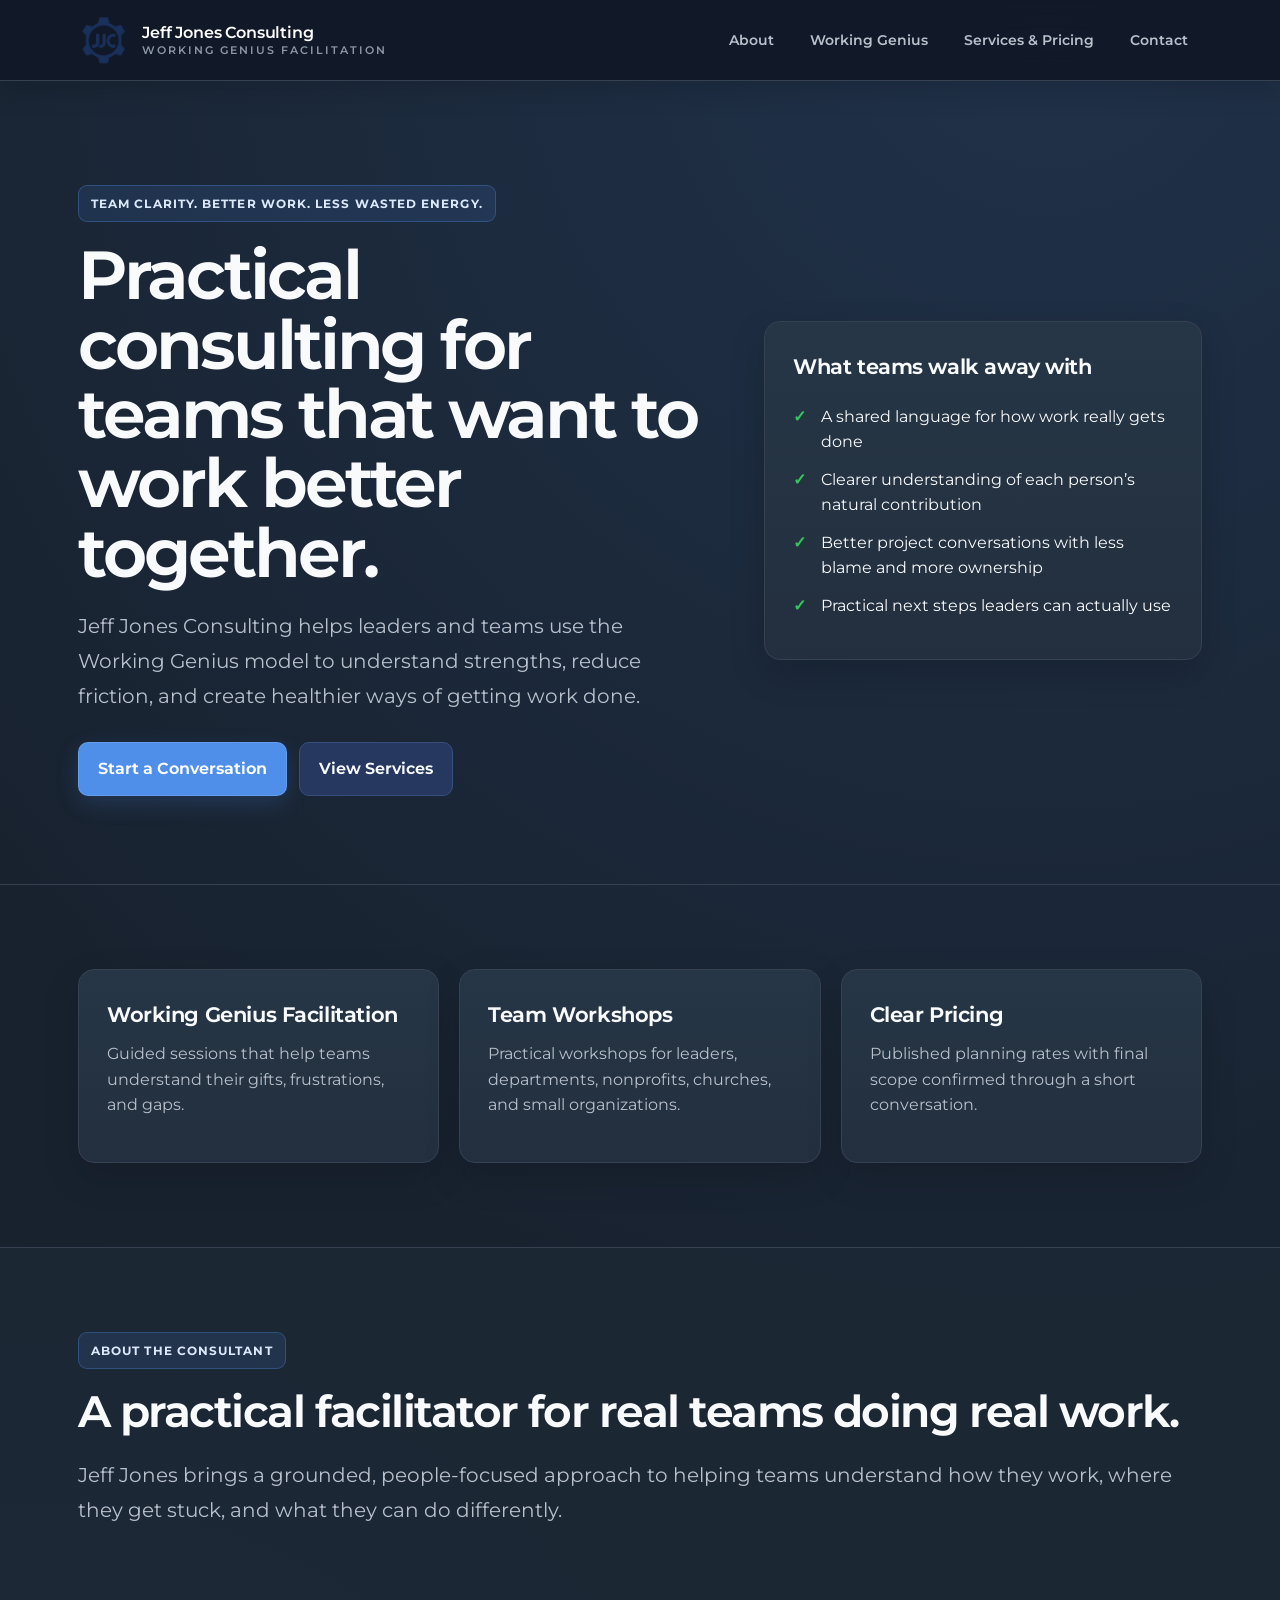
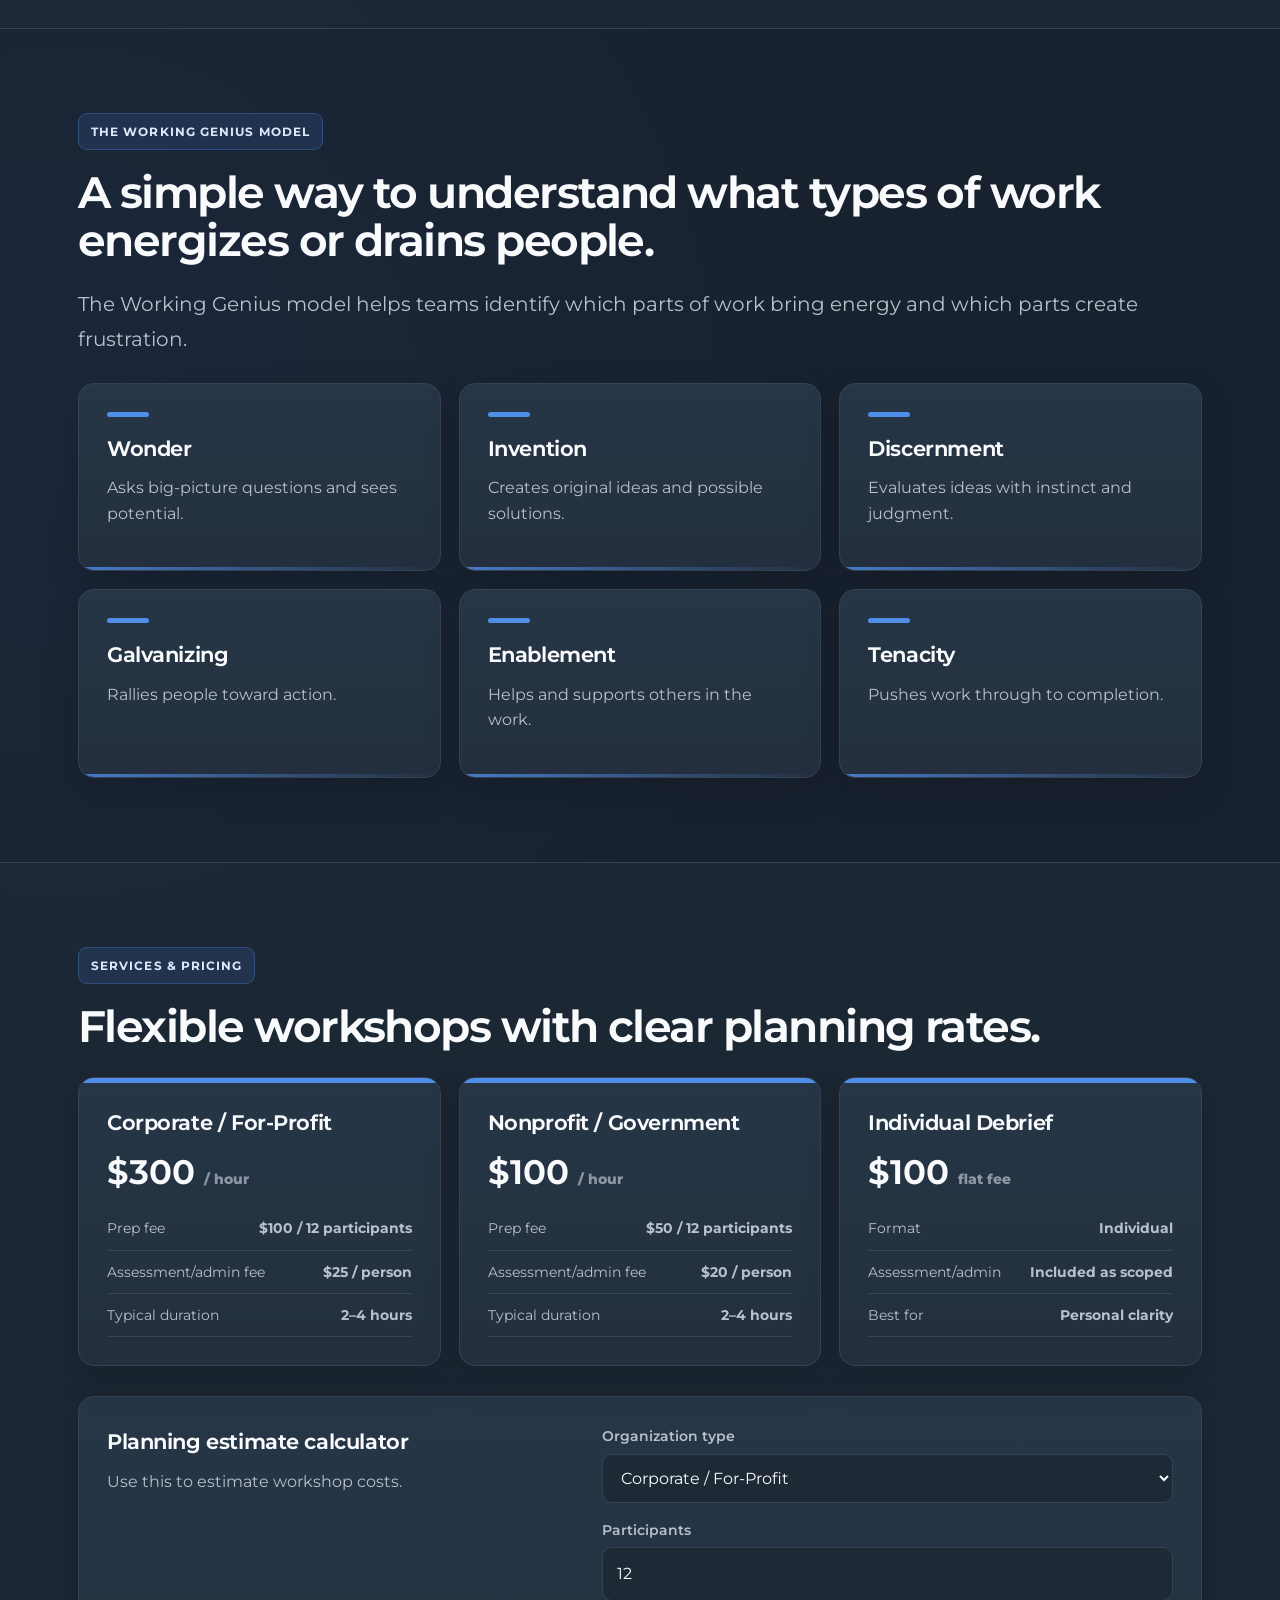
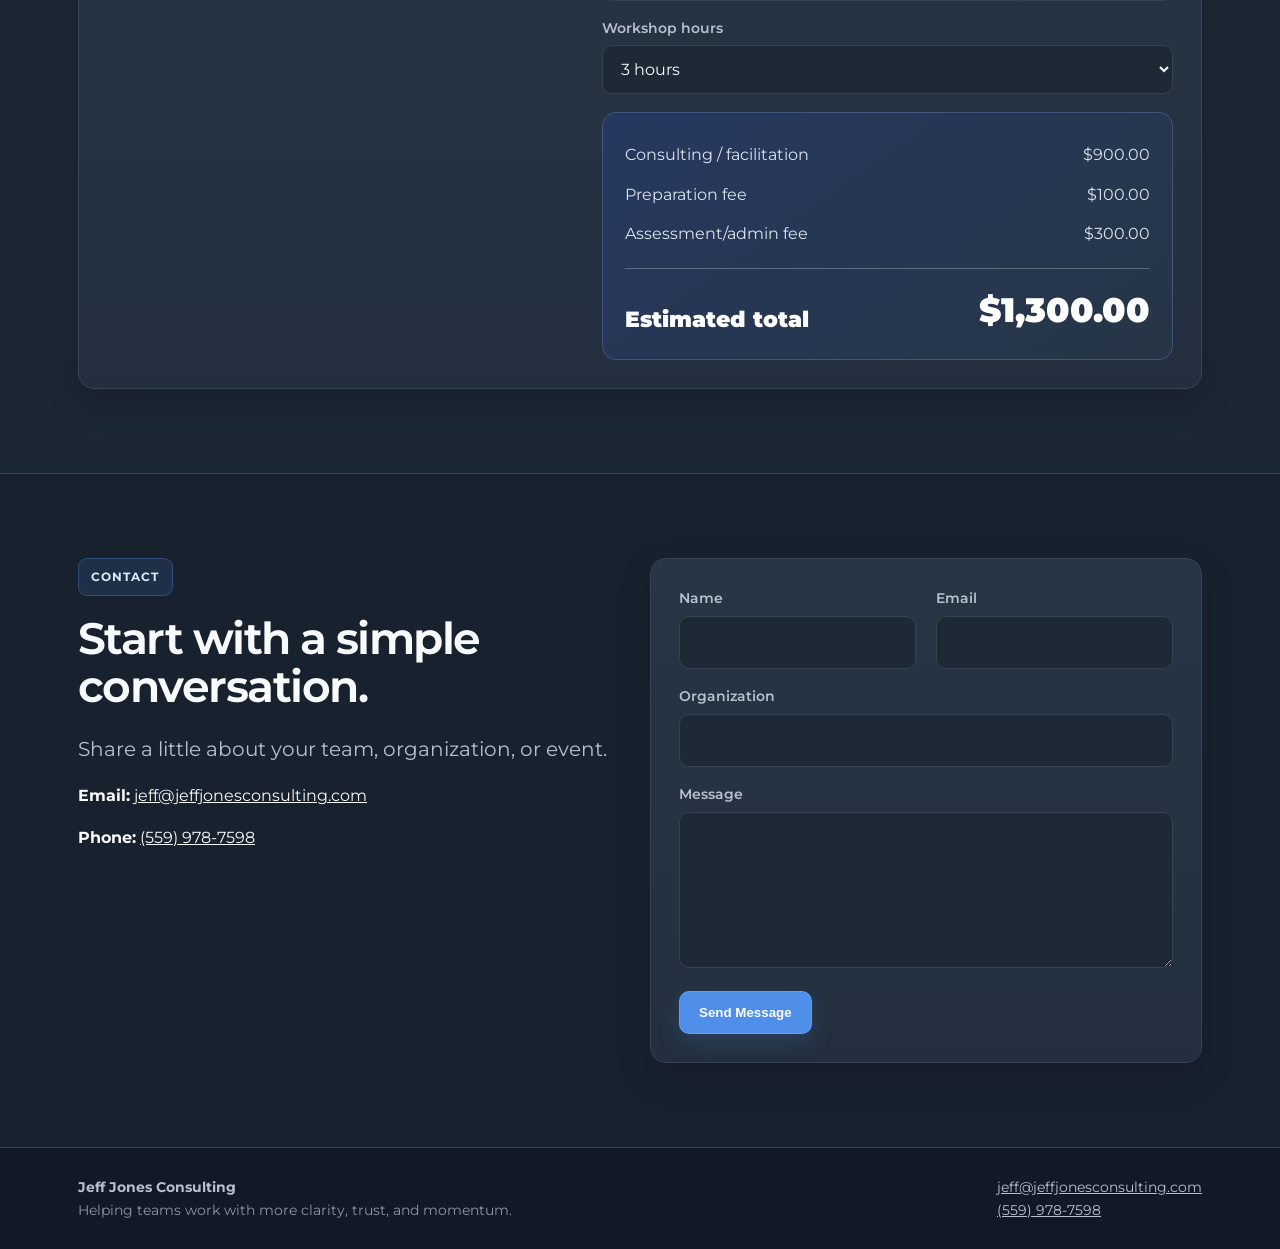
<file: index.html>
<!doctype html>
<html lang="en">
<head>
  <meta charset="utf-8" />
  <meta name="viewport" content="width=device-width, initial-scale=1" />
  <title>Jeff Jones Consulting</title>
  <meta name="description" content="Jeff Jones Consulting helps teams use the Working Genius model to improve clarity, trust, and teamwork." />

  <link rel="icon" href="assets/images/favicon.ico" sizes="any">
  <link rel="icon" type="image/png" sizes="32x32" href="assets/images/favicon-32x32.png">
  <link rel="icon" type="image/png" sizes="16x16" href="assets/images/favicon-16x16.png">
  <link rel="apple-touch-icon" href="assets/images/apple-touch-icon.png">
  <link rel="manifest" href="assets/images/site.webmanifest">

  <link rel="stylesheet" href="assets/css/site.css">
  <link rel="stylesheet" href="assets/css/site-preview.css?v=4">
</head>

<body class="public-design-preview">
  <header>
    <div class="container nav">
      <a href="#home" class="logo">
        <img data-brand-logo class="site-logo" src="assets/images/JJC_Logo.png" alt="Jeff Jones Consulting logo">
        <span style="font-size:16px; letter-spacing:0; color:white; text-transform:none;"><span data-brand-company>Jeff Jones Consulting</span><br><span class="logo-sub" data-brand-tagline>Working Genius Facilitation</span></span>
      </a>
      <button class="preview-menu-toggle" type="button" aria-expanded="false" aria-controls="publicPreviewNav"><span></span><span></span><span></span><span class="preview-menu-label">Menu</span></button>
      <nav id="publicPreviewNav" aria-label="Main navigation">
        <ul>
          <li><a href="#about">About</a></li>
          <li><a href="#working-genius">Working Genius</a></li>
          <li><a href="#services">Services & Pricing</a></li>
          <li><a href="#contact">Contact</a></li>
        </ul>
      </nav>
    </div>
  </header>

  <main id="home">
    <section class="hero">
      <div class="container hero-grid">
        <div>
          <div class="eyebrow">Team clarity. Better work. Less wasted energy.</div>
          <h1>Practical consulting for teams that want to work better together.</h1>
          <p class="lead">Jeff Jones Consulting helps leaders and teams use the Working Genius model to understand strengths, reduce friction, and create healthier ways of getting work done.</p>
          <div class="buttons">
            <a class="button" href="#contact">Start a Conversation</a>
            <a class="button secondary" href="#services">View Services</a>
          </div>
        </div>
        <div class="card">
          <h3>What teams walk away with</h3>
          <ul class="checklist">
            <li>A shared language for how work really gets done</li>
            <li>Clearer understanding of each person’s natural contribution</li>
            <li>Better project conversations with less blame and more ownership</li>
            <li>Practical next steps leaders can actually use</li>
          </ul>
        </div>
      </div>
    </section>

    <section class="section">
      <div class="container grid-3">
        <div class="card"><h3>Working Genius Facilitation</h3><p class="muted">Guided sessions that help teams understand their gifts, frustrations, and gaps.</p></div>
        <div class="card"><h3>Team Workshops</h3><p class="muted">Practical workshops for leaders, departments, nonprofits, churches, and small organizations.</p></div>
        <div class="card"><h3>Clear Pricing</h3><p class="muted">Published planning rates with final scope confirmed through a short conversation.</p></div>
      </div>
    </section>

    <section id="about" class="section alt">
      <div class="container">
        <p class="eyebrow">About the consultant</p>
        <h2>A practical facilitator for real teams doing real work.</h2>
        <p class="lead">Jeff Jones brings a grounded, people-focused approach to helping teams understand how they work, where they get stuck, and what they can do differently.</p>
      </div>
    </section>

    <section id="working-genius" class="section">
      <div class="container">
        <p class="eyebrow">The Working Genius model</p>
        <h2>A simple way to understand what types of work energizes or drains people.</h2>
        <p class="lead">The Working Genius model helps teams identify which parts of work bring energy and which parts create frustration.</p>
        <div class="genius-grid">
          <div class="card"><div class="mini-bar"></div><h3>Wonder</h3><p class="muted">Asks big-picture questions and sees potential.</p></div>
          <div class="card"><div class="mini-bar"></div><h3>Invention</h3><p class="muted">Creates original ideas and possible solutions.</p></div>
          <div class="card"><div class="mini-bar"></div><h3>Discernment</h3><p class="muted">Evaluates ideas with instinct and judgment.</p></div>
          <div class="card"><div class="mini-bar"></div><h3>Galvanizing</h3><p class="muted">Rallies people toward action.</p></div>
          <div class="card"><div class="mini-bar"></div><h3>Enablement</h3><p class="muted">Helps and supports others in the work.</p></div>
          <div class="card"><div class="mini-bar"></div><h3>Tenacity</h3><p class="muted">Pushes work through to completion.</p></div>
        </div>
      </div>
    </section>

    <section id="services" class="section alt">
      <div class="container">
        <p class="eyebrow">Services & pricing</p>
        <h2>Flexible workshops with clear planning rates.</h2>
        <!--<p class="lead">Rates are loaded from the Jeff Jones Consulting Google Sheet, so the public site stays aligned with the admin console.</p>-->

        <div class="rates-grid">
          <div class="card rate-card">
            <h3>Corporate / For-Profit</h3>
            <div class="price"><span data-rate="CorporateHourly">$300</span> <small>/ hour</small></div>
            <ul class="fee-list">
              <li><span>Prep fee</span><strong data-rate="CorporatePrep">$100 / 12 participants</strong></li>
              <li><span>Assessment/admin fee</span><strong data-rate="CorporateAssessment">$25 / person</strong></li>
              <li><span>Typical duration</span><strong>2–4 hours</strong></li>
            </ul>
          </div>
          <div class="card rate-card">
            <h3>Nonprofit / Government</h3>
            <div class="price"><span data-rate="NonprofitHourly">$100</span> <small>/ hour</small></div>
            <ul class="fee-list">
              <li><span>Prep fee</span><strong data-rate="NonprofitPrep">$50 / 12 participants</strong></li>
              <li><span>Assessment/admin fee</span><strong data-rate="NonprofitAssessment">$20 / person</strong></li>
              <li><span>Typical duration</span><strong>2–4 hours</strong></li>
            </ul>
          </div>
          <div class="card rate-card">
            <h3>Individual Debrief</h3>
            <div class="price"><span data-rate="IndividualDebrief">$100</span> <small>flat fee</small></div>
            <ul class="fee-list">
              <li><span>Format</span><strong>Individual</strong></li>
              <li><span>Assessment/admin</span><strong>Included as scoped</strong></li>
              <li><span>Best for</span><strong>Personal clarity</strong></li>
            </ul>
          </div>
        </div>

        <div class="card" style="margin-top:30px;">
          <div class="calculator">
            <div>
              <h3>Planning estimate calculator</h3>
              <p class="muted">Use this to estimate workshop costs.</p>
            </div>
            <div>
              <div class="field">
                <label for="orgType">Organization type</label>
                <select id="orgType">
                  <option value="for_profit">Corporate / For-Profit</option>
                  <option value="non_profit">Nonprofit / Government</option>
                  <option value="individual_debrief">Individual Debrief</option>
                </select>
              </div>
              <div class="field" id="participantsField"><label for="participants">Participants</label><input type="number" id="participants" min="1" value="12"></div>
              <div class="field" id="hoursField"><label for="hours">Workshop hours</label><select id="hours"><option value="2">2 hours</option><option value="3" selected>3 hours</option><option value="4">4 hours</option></select></div>
              <div class="estimate">
                <div class="estimate-row"><span>Consulting / facilitation</span><span id="consultingCost">$900.00</span></div>
                <div class="estimate-row" id="prepRow"><span>Preparation fee</span><span id="prepCost">$100.00</span></div>
                <div class="estimate-row" id="assessmentRow"><span>Assessment/admin fee</span><span id="assessmentCost">$300.00</span></div>
                <div class="estimate-total"><span>Estimated total</span><span id="totalCost">$1,300.00</span></div>
              </div>
            </div>
          </div>
        </div>
      </div>
    </section>

    <section id="contact" class="section">
      <div class="container grid-2">
        <div>
          <p class="eyebrow">Contact</p>
          <h2>Start with a simple conversation.</h2>
          <p class="lead">Share a little about your team, organization, or event.</p>
          <p><strong>Email:</strong> <a data-brand-email href="mailto:jeff@jeffjonesconsulting.com">jeff@jeffjonesconsulting.com</a></p>
          <p><strong>Phone:</strong> <a data-brand-phone href="tel:15599787598">(559) 978-7598</a></p>
        </div>
        <div class="card">
          <form action="https://formspree.io/f/xzdwbebl" method="POST">
            <input type="hidden" name="_subject" value="New JJC Website Inquiry">
            <div class="grid-2">
              <div class="field"><label for="name">Name</label><input id="name" name="name" required></div>
              <div class="field"><label for="email">Email</label><input id="email" name="email" type="email" required></div>
            </div>
            <div class="field"><label for="organization">Organization</label><input id="organization" name="organization"></div>
            <div class="field"><label for="message">Message</label><textarea id="message" name="message" rows="5" required></textarea></div>
            <button class="button" type="submit">Send Message</button>
          </form>
        </div>
      </div>
    </section>
  </main>

  <footer>
    <div class="container footer-grid">
      <div><strong data-brand-company>Jeff Jones Consulting</strong><br>Helping teams work with more clarity, trust, and momentum.</div>
      <div><a data-brand-email href="mailto:jeff@jeffjonesconsulting.com">jeff@jeffjonesconsulting.com</a><br><a data-brand-phone href="tel:15599787598">(559) 978-7598</a></div>
    </div>
  </footer>

  <script src="assets/js/branding.js"></script>
  <script src="assets/js/googleSheets.js"></script>
  <script src="assets/js/rates.js"></script>
  <script>
    function updateVisibleRates() {
      const r = window.JJC_RATES;
      document.querySelector('[data-rate="CorporateHourly"]').textContent = JJC_wholeMoney(r.CorporateHourly);
      document.querySelector('[data-rate="CorporatePrep"]').textContent = JJC_wholeMoney(r.CorporatePrep) + " / 12 participants";
      document.querySelector('[data-rate="CorporateAssessment"]').textContent = JJC_wholeMoney(r.CorporateAssessment) + " / person";
      document.querySelector('[data-rate="NonprofitHourly"]').textContent = JJC_wholeMoney(r.NonprofitHourly);
      document.querySelector('[data-rate="NonprofitPrep"]').textContent = JJC_wholeMoney(r.NonprofitPrep) + " / 12 participants";
      document.querySelector('[data-rate="NonprofitAssessment"]').textContent = JJC_wholeMoney(r.NonprofitAssessment) + " / person";
      document.querySelector('[data-rate="IndividualDebrief"]').textContent = JJC_wholeMoney(r.IndividualDebrief);
    }

    function updatePublicEstimate() {
      const orgType = document.getElementById("orgType").value;
      const isIndividual = orgType === "individual_debrief";
      document.getElementById("participantsField").style.display = isIndividual ? "none" : "block";
      document.getElementById("hoursField").style.display = isIndividual ? "none" : "block";
      document.getElementById("prepRow").style.display = isIndividual ? "none" : "flex";
      document.getElementById("assessmentRow").style.display = isIndividual ? "none" : "flex";

      const c = Rates.calculate({
        orgType,
        participants: document.getElementById("participants").value,
        hours: document.getElementById("hours").value
      });

      document.getElementById("consultingCost").textContent = JJC_money(c.consultingNet);
      document.getElementById("prepCost").textContent = JJC_money(c.prepNet);
      document.getElementById("assessmentCost").textContent = JJC_money(c.assessmentNet);
      document.getElementById("totalCost").textContent = JJC_money(c.total);
    }

    ["orgType", "participants", "hours"].forEach(id => {
      document.getElementById(id).addEventListener("input", updatePublicEstimate);
      document.getElementById(id).addEventListener("change", updatePublicEstimate);
    });

    const menuToggle = document.querySelector(".preview-menu-toggle");
    const publicNav = document.getElementById("publicPreviewNav");
    if (menuToggle && publicNav) {
      menuToggle.addEventListener("click", () => {
        const open = document.body.classList.toggle("preview-menu-open");
        menuToggle.setAttribute("aria-expanded", String(open));
        menuToggle.querySelector(".preview-menu-label").textContent = open ? "Close" : "Menu";
      });
      publicNav.querySelectorAll("a").forEach(link => link.addEventListener("click", () => {
        document.body.classList.remove("preview-menu-open");
        menuToggle.setAttribute("aria-expanded", "false");
        menuToggle.querySelector(".preview-menu-label").textContent = "Menu";
      }));
    }

    window.addEventListener("load", async () => {
      JJC_applyBranding("public");
      await Rates.load();
      updateVisibleRates();
      updatePublicEstimate();
    });
  </script>
</body>
</html>
</file>
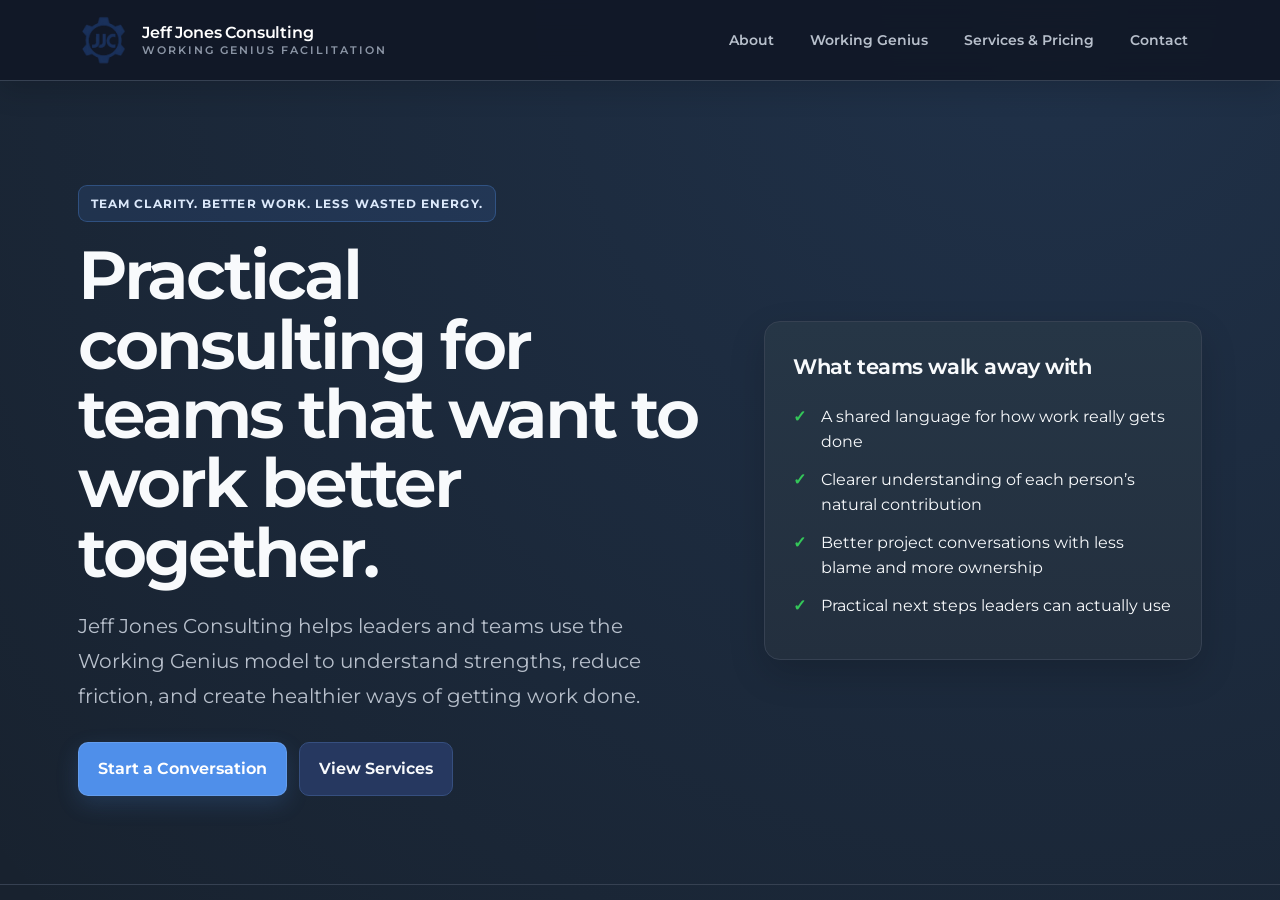
<file: home-preview.html>
<!doctype html>
<html lang="en">
<head>
  <meta charset="utf-8">
  <meta name="viewport" content="width=device-width, initial-scale=1">
  <meta name="robots" content="noindex,nofollow">
  <title>Public Homepage Design Preview | Jeff Jones Consulting</title>
  <style>
    html, body, iframe { width: 100%; min-height: 100%; margin: 0; border: 0; }
    body { background: #18222f; }
    iframe { display: block; height: 100vh; }
  </style>
</head>
<body>
  <iframe id="homepagePreview" src="index.html" title="Jeff Jones Consulting homepage design preview"></iframe>
  <script>
    const frame = document.getElementById("homepagePreview");
    frame.addEventListener("load", () => {
      const doc = frame.contentDocument;
      if (!doc || doc.getElementById("publicPreviewStyles")) return;

      const previewStyles = doc.createElement("link");
      previewStyles.id = "publicPreviewStyles";
      previewStyles.rel = "stylesheet";
      previewStyles.href = "assets/css/site-preview.css?v=4";
      doc.head.appendChild(previewStyles);
      doc.body.classList.add("public-design-preview");

      const geniusHeading = doc.querySelector("#working-genius h2");
      if (geniusHeading) {
        geniusHeading.textContent = "A simple way to understand what types of work energizes or drains people.";
      }

      const nav = doc.querySelector("header nav");
      if (nav && !doc.querySelector(".preview-menu-toggle")) {
        nav.id = "publicPreviewNav";
        const toggle = doc.createElement("button");
        toggle.className = "preview-menu-toggle";
        toggle.type = "button";
        toggle.setAttribute("aria-expanded", "false");
        toggle.setAttribute("aria-controls", nav.id);
        toggle.innerHTML = '<span></span><span></span><span></span><span class="preview-menu-label">Menu</span>';
        nav.before(toggle);
        toggle.addEventListener("click", () => {
          const open = doc.body.classList.toggle("preview-menu-open");
          toggle.setAttribute("aria-expanded", String(open));
          toggle.querySelector(".preview-menu-label").textContent = open ? "Close" : "Menu";
        });
        nav.querySelectorAll("a").forEach(link => link.addEventListener("click", () => {
          doc.body.classList.remove("preview-menu-open");
          toggle.setAttribute("aria-expanded", "false");
          toggle.querySelector(".preview-menu-label").textContent = "Menu";
        }));
      }
    });
  </script>
</body>
</html>
</file>
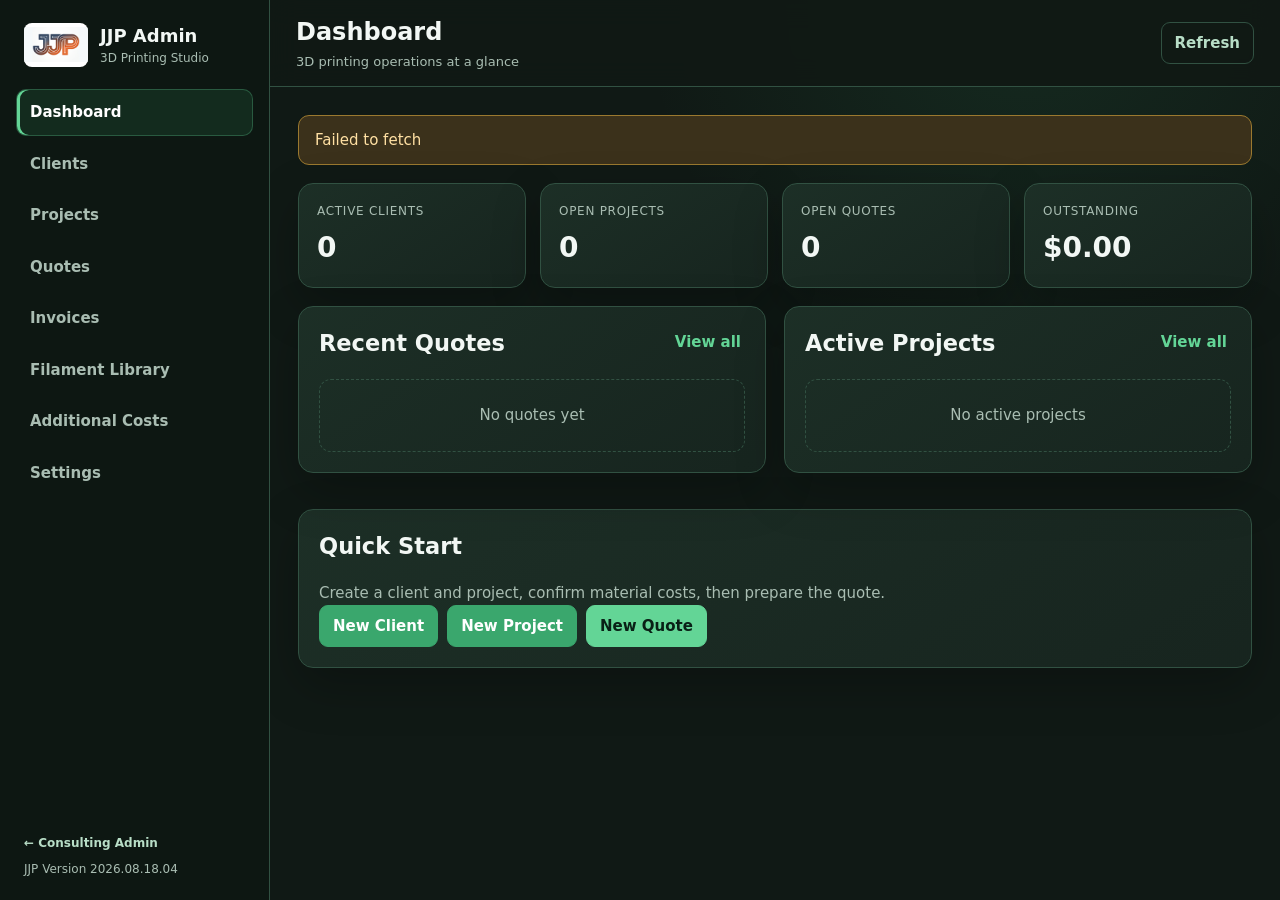
<file: admin/jjp.html>
<!doctype html>
<html lang="en">
<head>
  <meta charset="utf-8">
  <meta name="viewport" content="width=device-width,initial-scale=1,viewport-fit=cover">
  <meta name="theme-color" content="#10281f">
  <title>JJP 3D Printing Admin</title>
  <link rel="stylesheet" href="../assets/css/jjp-admin.css?v=2026081804">
</head>
<body>
  <div id="loadingStatus" class="loading-status hidden" role="status" aria-live="polite">
    <div class="loading-status-head"><strong id="loadingLabel">Loading JJP</strong><span id="loadingPercent"></span></div>
    <div class="loading-track"><span id="loadingBar"></span></div>
    <div id="loadingDetail" class="loading-detail">Preparing your printing workspace…</div>
  </div>

  <div class="app-shell">
    <aside id="sidebar" class="sidebar">
      <div class="brand">
        <img src="../assets/images/JJP_Logo.png" alt="JJP logo">
        <div><strong>JJP Admin</strong><span>3D Printing Studio</span></div>
      </div>
      <nav id="navigation" aria-label="JJP sections">
        <button class="active" data-view="dashboard">Dashboard</button>
        <button data-view="clients">Clients</button>
        <button data-view="projects">Projects</button>
        <button data-view="quotes">Quotes</button>
        <button data-view="invoices">Invoices</button>
        <button data-view="filaments">Filament Library</button>
        <button data-view="costs">Additional Costs</button>
        <button data-view="settings">Settings</button>
      </nav>
      <div class="sidebar-footer"><a href="./index.html">← Consulting Admin</a><span>JJP Version 2026.08.18.04</span></div>
    </aside>
    <button id="sidebarBackdrop" class="sidebar-backdrop" aria-label="Close navigation"></button>

    <div class="main">
      <header class="topbar">
        <button id="menuButton" class="icon-button" aria-label="Open navigation">☰</button>
        <div><h1 id="pageTitle">Dashboard</h1><p id="pageSubtitle">3D printing operations at a glance</p></div>
        <button class="button secondary" id="refreshButton">Refresh</button>
      </header>

      <main>
        <div id="connectionNotice" class="notice hidden"></div>

        <section id="view-dashboard" class="view active">
          <div id="metrics" class="metrics"></div>
          <div class="grid two">
            <article class="card"><div class="section-head"><h2>Recent Quotes</h2><button class="link-button" data-go="quotes">View all</button></div><div id="recentQuotes" class="record-list"></div></article>
            <article class="card"><div class="section-head"><h2>Active Projects</h2><button class="link-button" data-go="projects">View all</button></div><div id="activeProjects" class="record-list"></div></article>
          </div>
          <article class="card">
            <div class="section-head"><div><h2>Quick Start</h2><p>Create a client and project, confirm material costs, then prepare the quote.</p></div></div>
            <div class="quick-actions"><button class="button" data-new="client">New Client</button><button class="button" data-new="project">New Project</button><button class="button accent" data-new="quote">New Quote</button></div>
          </article>
        </section>

        <section id="view-clients" class="view">
          <div class="section-head page-head"><div><h2>Clients</h2><p>Customer contact and delivery information</p></div><button class="button" data-new="client">New Client</button></div>
          <div id="clientsList" class="record-grid"></div>
        </section>

        <section id="view-projects" class="view">
          <div class="section-head page-head"><div><h2>Projects</h2><p>Keep job notes, model links, design-file references, and client sketches together</p></div><button class="button" data-new="project">New Project</button></div>
          <div id="projectsList" class="record-grid"></div>
        </section>

        <section id="view-quotes" class="view">
          <div class="section-head page-head"><div><h2>Quotes</h2><p>Itemized estimates based on material, machine time, labor, and extras</p></div><button class="button accent" data-new="quote">New Quote</button></div>
          <div id="quotesList" class="record-grid"></div>
        </section>

        <section id="view-invoices" class="view">
          <div class="section-head page-head"><div><h2>Invoices</h2><p>Convert accepted quotes and track balances</p></div><button class="button" data-new="invoice">New Invoice</button></div>
          <div id="invoicesList" class="record-grid"></div>
        </section>

        <section id="view-filaments" class="view">
          <div class="section-head page-head"><div><h2>Filament Library</h2><p>One record per brand and product line, with all available colors and automatic cost per gram</p></div><button class="button" data-new="filament">Add Filament</button></div>
          <div id="filamentsList" class="record-grid"></div>
        </section>

        <section id="view-costs" class="view">
          <div class="section-head page-head"><div><h2>Additional Costs</h2><p>Reusable magnets, hardware, finishing, packaging, design, and rush charges</p></div><button class="button" data-new="cost">Add Cost</button></div>
          <div id="costsList" class="record-grid"></div>
        </section>

        <section id="view-settings" class="view">
          <div class="section-head page-head"><div><h2>Settings</h2><p>Business identity and default pricing behavior</p></div></div>
          <form id="settingsForm" class="card form-card">
            <div class="form-grid">
              <label>Business name<input name="BusinessName"></label>
              <label>Business email<input name="BusinessEmail" type="email"></label>
              <label>Business phone<input name="BusinessPhone"></label>
              <label>Checks payable to<input name="ChecksPayableTo" placeholder="Jeff Jones"></label>
              <label>Default labor rate<input name="DefaultLaborRate" type="number" min="0" step=".01"></label>
              <label>Default machine rate<input name="DefaultMachineRate" type="number" min="0" step=".01"></label>
              <label>Default failure buffer %<input name="DefaultFailureBufferPercent" type="number" min="0" step=".1"></label>
              <label>Default tax %<input name="DefaultTaxPercent" type="number" min="0" step=".1"></label>
              <label>Quote validity days<input name="QuoteValidityDays" type="number" min="1" step="1"></label>
              <label class="wide">Business address<textarea name="BusinessAddress"></textarea></label>
              <label class="wide">Payment instructions<textarea name="PaymentInstructions"></textarea></label>
              <label class="wide">PDF logo Drive file ID<input name="LogoFileID" placeholder="Optional; use a PNG stored in Google Drive"></label>
            </div>
            <div class="actions"><button class="button" type="submit">Save Settings</button></div>
          </form>
        </section>
      </main>
    </div>
  </div>

  <div id="dialogBackdrop" class="dialog-backdrop hidden">
    <div class="dialog" role="dialog" aria-modal="true" aria-labelledby="dialogTitle">
      <div class="section-head"><h2 id="dialogTitle">Edit Record</h2><button id="closeDialog" class="icon-button" aria-label="Close">×</button></div>
      <form id="recordForm"></form>
    </div>
  </div>

  <div id="documentBackdrop" class="dialog-backdrop hidden">
    <div class="dialog document-dialog" role="dialog" aria-modal="true" aria-labelledby="documentTitle">
      <div class="section-head"><div><h2 id="documentTitle">New Quote</h2><p id="documentNumberHint">The number is assigned when saved.</p></div><button id="closeDocument" class="icon-button" aria-label="Close">×</button></div>
      <form id="documentForm">
        <input name="DocumentID" type="hidden"><input name="Type" type="hidden">
        <div class="form-grid">
          <label>Client<select name="ClientID" required></select></label>
          <label>Project<select name="ProjectID"></select></label>
          <label>Status<select name="Status"><option>Draft</option><option>Sent</option><option>Accepted</option><option>Declined</option><option>Paid</option><option>Void</option></select></label>
          <label>Issue date<input name="IssueDate" type="date"></label>
          <label class="quote-only">Valid until<input name="ValidUntil" type="date"></label>
          <label class="invoice-only">Due date<input name="DueDate" type="date"></label>
        </div>
        <div class="production-panel">
          <div><strong>Customer-facing item</strong><p>What the customer will see on the quote or invoice.</p></div>
          <div class="form-grid">
            <label>Quantity<input name="ProductionQuantity" type="number" min="1" step="1" value="1"></label>
            <label class="wide">Description<input name="PublicDescription" placeholder="3 inch logo with magnet backer"></label>
          </div>
          <label class="production-toggle"><input id="massProduction" type="checkbox"> Costs below are for one item</label>
          <p id="productionHelp">Leave unchecked when the costs below cover the complete order.</p>
        </div>
        <div class="cost-section">
          <div class="section-head"><div><h3>Filament</h3><p>Add each filament product and select every color used.</p></div><button type="button" class="button secondary" data-add-structured="filament">Add Filament</button></div>
          <div id="filamentUsageList" class="structured-list"></div>
        </div>
        <div class="cost-section">
          <div class="section-head"><div><h3>Machine &amp; Post-Processing</h3><p id="standardCostHelp">Standard job-level time and rates</p></div></div>
          <div class="form-grid">
            <label>Machine hours<input id="machineHours" type="number" min="0" step=".01"></label>
            <label>Wear &amp; tear rate / hour<input id="machineRate" type="number" min="0" step=".01"></label>
            <label>Post-processing / assembly hours<input id="laborHours" type="number" min="0" step=".01"></label>
            <label>Post-processing rate / hour<input id="laborRate" type="number" min="0" step=".01"></label>
          </div>
        </div>
        <div class="cost-section">
          <div class="section-head"><div><h3>Additional Costs</h3><p>Choose from your reusable library, then enter the quantity.</p></div><button type="button" class="button secondary" data-add-structured="extra">Add Cost</button></div>
          <div id="additionalUsageList" class="structured-list"></div>
        </div>
        <div class="cost-section">
          <div class="section-head"><div><h3>Custom Costs</h3><p>Use only for a cost that does not belong in the reusable library.</p></div><button type="button" class="button secondary" data-add-structured="custom">Add Custom Cost</button></div>
          <div id="customUsageList" class="structured-list"></div>
        </div>
        <section class="pricing-workbench">
          <div class="section-head"><div><h3>Pricing Calculator</h3><p>Private working numbers—only the final description, quantity, unit price, and total appear on the PDF.</p></div></div>
          <div class="form-grid">
            <label>Suggested markup %<input name="PricingMarkupPercent" type="number" min="0" step="1"></label>
            <label>Your desired subtotal<input name="TargetSubtotal" type="number" min="0" step=".01" placeholder="Leave blank to use suggestion"></label>
          </div>
          <div id="pricingRecommendation" class="pricing-recommendation"></div>
        </section>
        <div class="document-bottom">
          <div class="form-grid">
            <label>Failure buffer %<input name="FailureBufferPercent" type="number" min="0" step=".1"></label>
            <label>Tax %<input name="TaxPercent" type="number" min="0" step=".1"></label>
            <label>Shipping<input name="Shipping" type="number" min="0" step=".01"></label>
            <label class="wide">Notes<textarea name="Notes"></textarea></label>
          </div>
          <div id="documentTotals" class="totals"></div>
        </div>
        <div class="actions end"><button type="button" class="button secondary" id="cancelDocument">Cancel</button><button class="button accent" type="submit">Save Document</button></div>
      </form>
    </div>
  </div>

  <div id="toast" class="toast" role="status" aria-live="polite"></div>
  <script src="../assets/js/jjpApi.js?v=2026081804"></script>
  <script src="../assets/js/jjpAdmin.js?v=2026081804"></script>
</body>
</html>
</file>
<file: assets/css/site.css>
/* assets/css/site.css */
:root {
  --brand: #263860;
  --brand-2: #344b7d;
  --ink: #f8fafc;
  --muted: #94a3b8;
  --line: #243247;
  --panel: #0f172a;
  --bg: #070b13;
  --radius: 22px;
}
* { box-sizing: border-box; }
body {
  margin: 0;
  font-family: Arial, Helvetica, sans-serif;
  color: var(--ink);
  background: radial-gradient(circle at top right, rgba(38,56,96,.42), transparent 34%), radial-gradient(circle at bottom left, rgba(38,56,96,.20), transparent 30%), var(--bg);
  line-height: 1.6;
}
a { color: inherit; }
.container { max-width: 1120px; margin: 0 auto; padding: 0 20px; }
header { position: sticky; top: 0; z-index: 10; background: rgba(7,11,19,.92); border-bottom: 1px solid var(--line); backdrop-filter: blur(10px); }
.nav { display: flex; align-items: center; justify-content: space-between; padding: 16px 0; gap: 20px; }
.logo { text-decoration: none; font-weight: 900; color: var(--ink); line-height: 1.1; display: flex; align-items: center; gap: 12px; }
.site-logo { width: 48px; height: 48px; object-fit: contain; flex-shrink: 0; }
.logo-sub { display: block; font-size: 11px; letter-spacing: 2px; color: var(--muted); text-transform: uppercase; margin-top: 3px; }
nav ul { list-style: none; display: flex; gap: 8px; padding: 0; margin: 0; flex-wrap: wrap; justify-content: flex-end; }
nav a { display: inline-block; padding: 9px 13px; text-decoration: none; border-radius: 999px; color: #cbd5e1; font-weight: 800; font-size: 14px; }
nav a:hover { background: rgba(38,56,96,.45); color: white; }
.hero { padding: 82px 0 70px; border-bottom: 1px solid var(--line); }
.hero-grid { display: grid; grid-template-columns: 1.16fr .84fr; gap: 38px; align-items: center; }
.eyebrow { display: inline-block; background: rgba(38,56,96,.48); border: 1px solid rgba(148,163,184,.16); color: #dbeafe; padding: 8px 13px; border-radius: 999px; font-weight: 900; font-size: 13px; letter-spacing: .08em; margin-bottom: 18px; }
h1 { font-size: clamp(40px, 6vw, 64px); line-height: 1.02; letter-spacing: -2px; margin: 0; }
h2 { font-size: clamp(30px, 4vw, 44px); line-height: 1.1; letter-spacing: -1px; margin: 0 0 18px; }
h3 { margin: 0 0 10px; font-size: 23px; }
p { margin: 0 0 16px; }
.lead { font-size: 20px; color: #cbd5e1; margin-top: 22px; }
.buttons { display: flex; gap: 12px; flex-wrap: wrap; margin-top: 28px; }
.button { display: inline-block; text-decoration: none; padding: 13px 19px; border-radius: 999px; font-weight: 900; border: 1px solid rgba(255,255,255,.16); background: var(--brand); color: white; cursor: pointer; }
.button.secondary { background: transparent; color: #dbeafe; border-color: rgba(148,163,184,.35); }
.card { background: linear-gradient(180deg, rgba(17,28,49,.96), rgba(15,23,42,.96)); border: 1px solid var(--line); border-radius: var(--radius); padding: 28px; box-shadow: 0 18px 55px rgba(0,0,0,.23); }
.section { padding: 72px 0; }
.section.alt { background: rgba(15,23,42,.55); border-top: 1px solid var(--line); border-bottom: 1px solid var(--line); }
.grid-3 { display: grid; grid-template-columns: repeat(3, 1fr); gap: 20px; }
.grid-2 { display: grid; grid-template-columns: repeat(2, 1fr); gap: 20px; }
.muted { color: var(--muted); }
.checklist { padding: 0; margin: 20px 0 0; list-style: none; }
.checklist li { margin: 12px 0; padding-left: 28px; position: relative; }
.checklist li:before { content: "✓"; position: absolute; left: 0; font-weight: 900; color: #b9c8ef; }
.genius-grid, .rates-grid { display: grid; grid-template-columns: repeat(3, 1fr); gap: 18px; margin-top: 26px; }
.mini-bar { width: 56px; height: 7px; background: #b9c8ef; border-radius: 999px; margin-bottom: 15px; }
.rate-card { position: relative; overflow: hidden; }
.rate-card:before { content: ""; position: absolute; inset: 0 0 auto 0; height: 5px; background: var(--brand-2); }
.price { font-size: 34px; line-height: 1; font-weight: 900; margin: 16px 0 8px; color: #dbeafe; }
.price small { color: var(--muted); font-size: 14px; font-weight: 800; }
.fee-list { margin: 18px 0 0; padding: 0; list-style: none; color: #cbd5e1; font-size: 14px; }
.fee-list li { display: flex; justify-content: space-between; gap: 18px; padding: 10px 0; border-bottom: 1px solid rgba(148,163,184,.12); }
.calculator { display: grid; grid-template-columns: .9fr 1.1fr; gap: 28px; align-items: start; }
label { display: block; font-weight: 900; font-size: 14px; color: #cbd5e1; margin-bottom: 6px; }
input, select, textarea { width: 100%; padding: 13px 14px; min-height: 44px; border: 1px solid #2b3b55; border-radius: 14px; font: inherit; font-size: 16px; background: #0a1221; color: var(--ink); }
.field { margin-bottom: 16px; }
.estimate { background: var(--brand); color: #fff; border-radius: var(--radius); padding: 22px; margin-top: 18px; border: 1px solid rgba(255,255,255,.12); }
.estimate-row { display: flex; justify-content: space-between; gap: 16px; padding: 7px 0; color: #e2e8f0; }
.estimate-total { margin-top: 14px; padding-top: 14px; border-top: 1px solid rgba(255,255,255,.25); display: flex; justify-content: space-between; align-items: end; font-weight: 900; font-size: 22px; }
.estimate-total span:last-child { font-size: 34px; }
footer { border-top: 1px solid var(--line); background: rgba(7,11,19,.92); padding: 28px 0; color: var(--muted); font-size: 14px; }
.footer-grid { display: flex; justify-content: space-between; gap: 20px; flex-wrap: wrap; }
@media (max-width: 900px) {
  .hero-grid, .grid-3, .grid-2, .genius-grid, .calculator, .rates-grid { grid-template-columns: 1fr; }
  .nav { align-items: flex-start; flex-direction: column; }
  nav ul { justify-content: flex-start; }
}


@media (max-width: 700px) {
  .container { padding: 0 16px; }
  .hero { padding: 48px 0 42px; }
  .section { padding: 46px 0; }
  .card { padding: 20px; border-radius: 18px; }
  .nav { gap: 14px; }
  nav ul { width: 100%; gap: 6px; }
  nav a { padding: 8px 10px; font-size: 13px; }
  .lead { font-size: 17px; }
  .buttons { display: grid; grid-template-columns: 1fr; }
  .button { width: 100%; text-align: center; min-height: 44px; }
  .estimate-row, .estimate-total, .fee-list li { align-items: flex-start; flex-direction: column; gap: 4px; }
  .estimate-total span:last-child { font-size: 30px; }
}
</file>
<file: assets/css/site-preview.css>
@import url('https://fonts.googleapis.com/css2?family=Montserrat:wght@400;500;600;700&display=swap');

:root {
  --brand: #4f8fea;
  --brand-2: #263860;
  --ink: #f8fafc;
  --muted: #8c96a6;
  --line: #364152;
  --panel: #232f3e;
  --bg: #18222f;
  --radius: 16px;
}

html { scroll-behavior: smooth; scroll-padding-top: 96px; }
body.public-design-preview {
  font-family: "Montserrat", Arial, Helvetica, sans-serif;
  color: #f8fafc;
  background:
    radial-gradient(circle at 82% 0%, rgba(79,143,234,.14), transparent 30%),
    radial-gradient(circle at 5% 45%, rgba(38,56,96,.22), transparent 28%),
    #18222f;
}

.public-design-preview .container { max-width: 1180px; padding-inline: 28px; }
.public-design-preview header {
  background: rgba(17,24,39,.94);
  border-bottom-color: #364152;
  box-shadow: 0 8px 30px rgba(0,0,0,.16);
  backdrop-filter: blur(14px);
}
.public-design-preview .nav { min-height: 80px; padding-block: 13px; }
.public-design-preview .site-logo { width: 52px; height: 52px; }
.public-design-preview .logo > span { font-weight: 600; letter-spacing: -.01em !important; }
.public-design-preview .logo-sub { color: #8c96a6; font-weight: 600; }
.public-design-preview nav a {
  color: #b8c0cc;
  border: 1px solid transparent;
  border-radius: 10px;
  font-weight: 600;
  transition: color .16s ease, background-color .16s ease, border-color .16s ease, transform .16s ease;
}
.public-design-preview nav a:hover,
.public-design-preview nav a:focus-visible {
  color: #f8fafc;
  background: rgba(79,143,234,.14);
  border-color: rgba(79,143,234,.34);
  transform: translateY(-1px);
  outline: none;
}

.public-design-preview .hero { padding: 104px 0 88px; border-bottom-color: #364152; }
.public-design-preview .hero-grid { grid-template-columns: 1.18fr .82fr; gap: 56px; }
.public-design-preview .eyebrow {
  color: #dce9fb;
  background: rgba(79,143,234,.13);
  border-color: rgba(79,143,234,.32);
  border-radius: 9px;
  padding: 8px 12px;
  font-size: 12px;
  font-weight: 700;
  letter-spacing: .09em;
  text-transform: uppercase;
}
.public-design-preview h1,
.public-design-preview h2,
.public-design-preview h3 { color: #f8fafc; font-weight: 650; }
.public-design-preview h1 { max-width: 780px; font-size: clamp(42px, 5.7vw, 68px); letter-spacing: -.045em; }
.public-design-preview h2 { letter-spacing: -.035em; }
.public-design-preview h3 { font-size: 21px; letter-spacing: -.02em; }
.public-design-preview .lead { color: #b8c0cc; font-weight: 400; line-height: 1.75; }

.public-design-preview .button {
  border-radius: 10px;
  border-color: rgba(255,255,255,.12);
  background: #4f8fea;
  box-shadow: 0 8px 22px rgba(79,143,234,.18);
  font-weight: 650;
  transition: transform .16s ease, background-color .16s ease, border-color .16s ease, box-shadow .16s ease;
}
.public-design-preview .button:hover,
.public-design-preview .button:focus-visible { background: #66a0ef; transform: translateY(-1px); box-shadow: 0 10px 28px rgba(79,143,234,.25); outline: none; }
.public-design-preview .button.secondary { color: #f8fafc; background: #263860; border-color: #364f7f; box-shadow: none; }
.public-design-preview .button.secondary:hover { background: #304672; border-color: #4f8fea; }

.public-design-preview .section { padding: 84px 0; }
.public-design-preview .section.alt { background: rgba(30,41,54,.76); border-color: #364152; }
.public-design-preview .card {
  background: linear-gradient(180deg, #263646, #232f3e);
  border-color: #364152;
  border-radius: 16px;
  box-shadow: 0 14px 36px rgba(0,0,0,.16);
  transition: none;
}
.public-design-preview .muted { color: #b8c0cc; }
.public-design-preview .checklist li::before { color: #34c759; }
.public-design-preview .mini-bar { width: 42px; height: 5px; background: #4f8fea; }
.public-design-preview .genius-grid .card { position: relative; overflow: hidden; }
.public-design-preview .genius-grid .card::after { content: ""; position: absolute; inset: auto 0 0; height: 3px; background: linear-gradient(90deg, #4f8fea, transparent); opacity: .8; }

.public-design-preview .rate-card::before { background: #4f8fea; }
.public-design-preview .price { color: #f8fafc; font-weight: 650; }
.public-design-preview .price small { color: #8c96a6; }
.public-design-preview .fee-list { color: #b8c0cc; }
.public-design-preview .fee-list li { border-bottom-color: rgba(184,192,204,.14); }
.public-design-preview input,
.public-design-preview select,
.public-design-preview textarea {
  color: #f8fafc;
  background: #1e2936;
  border-color: #364152;
  border-radius: 10px;
  transition: border-color .16s ease, box-shadow .16s ease, background-color .16s ease;
}
.public-design-preview input:focus,
.public-design-preview select:focus,
.public-design-preview textarea:focus { border-color: #4f8fea; box-shadow: 0 0 0 3px rgba(79,143,234,.16); outline: none; background: #202c3a; }
.public-design-preview label { color: #b8c0cc; font-weight: 600; }
.public-design-preview .estimate { background: linear-gradient(145deg, #263860, #263646); border-color: #40557d; border-radius: 14px; }
.public-design-preview .estimate-row { color: #dce3ec; }
.public-design-preview footer { color: #8c96a6; background: #111827; border-top-color: #364152; }
.public-design-preview footer strong,
.public-design-preview footer a { color: #b8c0cc; }

.preview-menu-toggle { display: none; }

@media (max-width: 900px) {
  .public-design-preview .container { padding-inline: 22px; }
  .public-design-preview .hero-grid,
  .public-design-preview .grid-3,
  .public-design-preview .grid-2,
  .public-design-preview .genius-grid,
  .public-design-preview .calculator,
  .public-design-preview .rates-grid { grid-template-columns: 1fr; }
  .public-design-preview .nav { position: relative; min-height: 76px; flex-direction: row; align-items: center; }
  .preview-menu-toggle {
    display: grid;
    grid-template-columns: 20px auto;
    align-items: center;
    gap: 0 8px;
    min-height: 44px;
    padding: 8px 12px;
    color: #f8fafc;
    background: #232f3e;
    border: 1px solid #364152;
    border-radius: 10px;
    font: 600 13px "Montserrat", sans-serif;
  }
  .preview-menu-toggle span:not(.preview-menu-label) { grid-column: 1; display: block; width: 20px; height: 2px; margin: 2px 0; background: #b8c0cc; border-radius: 2px; transition: transform .16s ease, opacity .16s ease; }
  .preview-menu-label { grid-column: 2; grid-row: 1 / span 3; }
  .public-design-preview header nav {
    position: absolute;
    inset: calc(100% + 1px) 0 auto;
    max-height: 0;
    overflow: hidden;
    visibility: hidden;
    opacity: 0;
    background: #111827;
    border-bottom: 1px solid #364152;
    box-shadow: 0 18px 30px rgba(0,0,0,.2);
    transition: max-height .2s ease, opacity .16s ease, visibility .16s ease;
  }
  .preview-menu-open header nav { max-height: 320px; visibility: visible; opacity: 1; }
  .public-design-preview nav ul { width: min(100%, 1180px); margin: 0 auto; padding: 14px 22px 18px; display: grid; grid-template-columns: repeat(2, 1fr); gap: 8px; }
  .public-design-preview nav a { width: 100%; min-height: 44px; display: flex; align-items: center; justify-content: center; background: #1e2936; border-color: #364152; }
  .public-design-preview .hero { padding: 74px 0 62px; }
  .public-design-preview .hero-grid { gap: 34px; }
  .public-design-preview .section { padding: 66px 0; }
}

@media (max-width: 560px) {
  .public-design-preview .container { padding-inline: 16px; }
  .public-design-preview .site-logo { width: 44px; height: 44px; }
  .public-design-preview .logo > span { font-size: 14px !important; }
  .public-design-preview .logo-sub { font-size: 9px; letter-spacing: 1.25px; }
  .public-design-preview .hero { padding: 54px 0 48px; }
  .public-design-preview h1 { font-size: clamp(37px, 11vw, 50px); }
  .public-design-preview .section { padding: 52px 0; }
  .public-design-preview nav ul { grid-template-columns: 1fr; padding-inline: 16px; }
  .public-design-preview .card { border-radius: 14px; }
}

@media (orientation: landscape) and (max-height: 600px) and (max-width: 1000px) {
  .public-design-preview .hero { padding: 46px 0 42px; }
  .public-design-preview .hero-grid { grid-template-columns: 1.12fr .88fr; gap: 24px; }
  .public-design-preview .section { padding: 46px 0; }
  .public-design-preview .grid-3,
  .public-design-preview .genius-grid,
  .public-design-preview .rates-grid { grid-template-columns: repeat(3, 1fr); }
  .public-design-preview .grid-2,
  .public-design-preview .calculator { grid-template-columns: repeat(2, 1fr); }
}

@media (prefers-reduced-motion: reduce) {
  *, *::before, *::after { scroll-behavior: auto !important; transition-duration: .01ms !important; animation-duration: .01ms !important; }
}
</file>
<file: assets/css/jjp-admin.css>
:root{--bg:#101915;--panel:#17251f;--panel2:#1d3027;--line:#315142;--text:#f2f7f4;--muted:#a9bdb2;--green:#3aa76d;--bright:#63d596;--sage:#b8dec7;--gold:#f0b85a;--danger:#e66b6b;--shadow:0 18px 50px rgba(0,0,0,.24)}
*{box-sizing:border-box}
html{background:var(--bg);color-scheme:dark}
body{margin:0;background:radial-gradient(circle at 80% 0,rgba(58,167,109,.12),transparent 28%),var(--bg);color:var(--text);font:15px/1.5 Inter,ui-sans-serif,system-ui,-apple-system,"Segoe UI",sans-serif}
button,input,select,textarea{font:inherit}
button{cursor:pointer}
.hidden{display:none!important}
.app-shell{min-height:100vh;display:grid;grid-template-columns:270px minmax(0,1fr)}
.sidebar{position:sticky;top:0;height:100vh;padding:22px 16px;background:#0d1712;border-right:1px solid var(--line);display:flex;flex-direction:column;z-index:30}
.brand{display:flex;align-items:center;gap:12px;padding:0 8px 22px}
.brand img{width:64px;height:44px;object-fit:contain;border-radius:8px;background:white}
.brand strong,.brand span{display:block}.brand strong{font-size:18px}.brand span{color:var(--muted);font-size:12px}
nav{display:grid;gap:5px}
nav button{border:1px solid transparent;background:transparent;color:var(--muted);text-align:left;padding:11px 13px;border-radius:10px;font-weight:650}
nav button:hover,nav button.active{background:rgba(58,167,109,.14);border-color:rgba(99,213,150,.28);color:white}
nav button.active{box-shadow:inset 3px 0 var(--bright)}
.sidebar-footer{margin-top:auto;display:grid;gap:8px;padding:18px 8px 0;color:var(--muted);font-size:12px}
.sidebar-footer a{color:var(--sage);text-decoration:none;font-weight:700}
.main{min-width:0}.topbar{position:sticky;top:0;z-index:20;min-height:82px;padding:14px 26px;display:flex;align-items:center;gap:14px;background:rgba(16,25,21,.94);border-bottom:1px solid var(--line);backdrop-filter:blur(14px)}
.topbar h1{font-size:24px;margin:0}.topbar p{margin:2px 0 0;color:var(--muted);font-size:13px}.topbar .secondary{margin-left:auto}
main{padding:28px;max-width:1500px;width:100%;margin:0 auto}
.view{display:none}.view.active{display:block}
h2,h3,p{margin-top:0}.page-head{margin-bottom:18px}.page-head h2{margin-bottom:3px}.page-head p,.section-head p{color:var(--muted);margin-bottom:0}
.section-head{display:flex;align-items:flex-start;justify-content:space-between;gap:16px}
.grid{display:grid;gap:18px;margin:18px 0}.grid.two{grid-template-columns:repeat(2,minmax(0,1fr))}
.metrics{display:grid;grid-template-columns:repeat(4,minmax(0,1fr));gap:14px}
.metric,.card{border:1px solid var(--line);background:linear-gradient(145deg,rgba(29,48,39,.96),rgba(23,37,31,.96));border-radius:15px;box-shadow:var(--shadow)}
.metric{padding:18px}.metric span{display:block;color:var(--muted);font-size:12px;text-transform:uppercase;letter-spacing:.06em}.metric strong{display:block;margin-top:7px;font-size:28px}
.card{padding:20px;margin-bottom:18px}
.record-grid{display:grid;grid-template-columns:repeat(auto-fill,minmax(290px,1fr));gap:15px}
.record-card{border:1px solid var(--line);background:var(--panel);border-radius:13px;padding:17px;display:grid;gap:10px}
.record-card h3{margin:0;font-size:17px}.record-card p{margin:0;color:var(--muted)}.record-meta{display:flex;flex-wrap:wrap;gap:7px}
.pill{display:inline-flex;padding:3px 8px;border:1px solid var(--line);border-radius:999px;color:var(--sage);font-size:12px}
.record-actions{display:flex;gap:8px;flex-wrap:wrap;margin-top:4px}
.record-list{display:grid;gap:9px}.record-list .row{display:flex;justify-content:space-between;gap:12px;padding:10px 0;border-bottom:1px solid var(--line)}.record-list .row:last-child{border:0}
.empty{padding:24px;text-align:center;color:var(--muted);border:1px dashed var(--line);border-radius:12px}
.button,.link-button,.icon-button{border:1px solid var(--green);background:var(--green);color:white;border-radius:9px;padding:9px 13px;font-weight:750}
.button:hover{filter:brightness(1.08)}.button.secondary{background:transparent;border-color:var(--line);color:var(--sage)}.button.accent{background:var(--bright);border-color:var(--bright);color:#092016}.button.danger{background:transparent;border-color:var(--danger);color:#ffadad}
.link-button{background:transparent;border:0;color:var(--bright);padding:4px}.icon-button{background:transparent;border-color:var(--line);font-size:20px;padding:7px 10px}
.quick-actions,.actions{display:flex;flex-wrap:wrap;gap:9px}.actions.compact .button{padding:6px 9px;font-size:12px}.actions.end{justify-content:flex-end;margin-top:20px}
.notice{padding:13px 16px;margin-bottom:18px;border:1px solid #9b792f;background:#3b311b;color:#ffe0a3;border-radius:11px}
.dialog-backdrop{position:fixed;inset:0;z-index:100;background:rgba(1,8,5,.76);display:grid;place-items:center;padding:20px}
.dialog{width:min(720px,100%);max-height:calc(100vh - 40px);overflow:auto;background:var(--panel);border:1px solid var(--line);border-radius:16px;padding:22px;box-shadow:var(--shadow)}
.document-dialog{width:min(1100px,100%)}
.form-grid{display:grid;grid-template-columns:repeat(2,minmax(0,1fr));gap:14px}
label{display:grid;gap:6px;color:var(--sage);font-size:13px;font-weight:700}label.wide{grid-column:1/-1}
input,select,textarea{width:100%;border:1px solid var(--line);background:#0f1d17;color:var(--text);border-radius:9px;padding:10px 11px;outline:none}
input:focus,select:focus,textarea:focus{border-color:var(--bright);box-shadow:0 0 0 3px rgba(99,213,150,.12)}textarea{min-height:90px;resize:vertical}
.form-card .actions{margin-top:18px}.follow-up{border-style:dashed}
.resource-links,.color-summary{display:flex;flex-wrap:wrap;gap:6px}.resource-links a{text-decoration:none}.color-summary span{padding:3px 7px;border-radius:999px;background:#263e32;color:var(--sage);font-size:11px}.project-note{padding:9px 11px;border-left:3px solid var(--green);background:#102019;border-radius:0 8px 8px 0}.project-upload-panel{margin-top:18px;padding:15px;border:1px solid var(--line);border-radius:12px;background:#102019}.project-file-list{display:flex;flex-wrap:wrap;gap:8px;margin:10px 0}.project-file-list a{color:var(--bright)}
.production-panel,.cost-section{margin:18px 0;padding:16px;border:1px solid var(--line);border-radius:12px;background:#122019}.production-panel{display:flex;align-items:center;flex-wrap:wrap;gap:14px}.production-panel p{width:100%;margin:0;color:var(--muted)}.production-toggle{display:flex;grid-auto-flow:column;align-items:center;gap:9px}.production-toggle input,.color-picker input{width:auto}
.production-panel>div:first-child{width:100%}.production-panel .form-grid{width:100%}.pricing-workbench{margin:22px 0;padding:20px;border:1px solid #2d7250;border-radius:14px;background:linear-gradient(145deg,#14271d,#102018);box-shadow:0 14px 32px rgba(0,0,0,.18)}.pricing-recommendation{display:grid;grid-template-columns:1fr 1fr;gap:12px;margin-top:16px}.pricing-recommendation>div{display:grid;gap:4px;padding:16px;border:1px solid var(--line);border-radius:12px;background:#0d1a14}.pricing-recommendation span,.pricing-recommendation small{color:var(--muted)}.pricing-recommendation strong{font-size:25px;color:#9ce1b8}.pricing-recommendation p{grid-column:1/-1;margin:0;padding:13px;border-radius:10px;background:#1a3024;color:#d9e8df;line-height:1.5}
.cost-section .section-head{margin-bottom:14px}.cost-section .section-head h3{margin-bottom:3px}.structured-list{display:grid;gap:10px}.structured-row{padding:13px;border:1px solid var(--line);border-radius:11px;background:#0f1d17}.structured-fields,.compact-row{display:grid;grid-template-columns:minmax(220px,2fr) minmax(100px,.7fr) minmax(110px,.8fr);gap:10px;align-items:end}.compact-row{grid-template-columns:minmax(180px,2fr) 90px 90px 110px auto auto}.structured-footer{display:flex;justify-content:flex-end;align-items:center;gap:12px;margin-top:10px}.color-picker{margin:12px 0 0;border:1px solid var(--line);border-radius:9px;display:flex;flex-wrap:wrap;gap:7px;padding:10px}.color-picker legend{color:var(--sage);font-weight:700;font-size:12px;padding:0 5px}.color-picker label{display:flex;grid-auto-flow:column;align-items:center;gap:5px;padding:5px 8px;border:1px solid var(--line);border-radius:999px;background:#15271e;color:var(--text);font-size:11px}.structured-row .remove-line{height:auto;padding:8px 10px}.structured-row strong{white-space:nowrap}
.line-builder{margin:20px 0;padding:16px;border:1px solid var(--line);border-radius:12px;background:#122019}
.document-line{display:grid;grid-template-columns:110px minmax(180px,2fr) 90px 100px 110px 40px;gap:8px;align-items:end;padding:10px 0;border-bottom:1px solid var(--line)}.document-line:last-child{border:0}.document-line label{font-size:11px}
.remove-line{height:41px;background:transparent;border:1px solid var(--danger);color:#ffadad;border-radius:8px}
.document-bottom{display:grid;grid-template-columns:minmax(0,1fr) 300px;gap:20px}.totals{padding:15px;background:#10221a;border:1px solid var(--line);border-radius:12px}.total-row{display:flex;justify-content:space-between;padding:6px 0}.total-row.grand{border-top:1px solid var(--line);margin-top:7px;padding-top:12px;font-size:19px;color:var(--bright);font-weight:800}
.loading-status{position:fixed;z-index:300;right:18px;top:18px;width:min(360px,calc(100vw - 36px));padding:13px 15px;background:#10271d;border:1px solid var(--green);border-radius:12px;box-shadow:var(--shadow)}
.loading-status-head{display:flex;justify-content:space-between;gap:10px}.loading-track{height:6px;background:#294538;border-radius:9px;overflow:hidden;margin:9px 0}.loading-track span{display:block;width:30%;height:100%;background:var(--bright);border-radius:inherit;transition:width .2s}.loading-detail{color:var(--muted);font-size:12px}
.toast{position:fixed;z-index:400;left:50%;bottom:24px;transform:translate(-50%,20px);opacity:0;background:#e9fff2;color:#10251b;padding:11px 17px;border-radius:10px;font-weight:700;pointer-events:none;transition:.2s}.toast.show{opacity:1;transform:translate(-50%,0)}
.sidebar-backdrop,#menuButton{display:none}
@media(max-width:950px){.metrics{grid-template-columns:repeat(2,1fr)}.grid.two{grid-template-columns:1fr}.document-bottom{grid-template-columns:1fr}.document-line{grid-template-columns:100px minmax(150px,1fr) 80px 90px}.document-line .line-total{display:none}.compact-row{grid-template-columns:2fr 1fr 1fr}.compact-row strong,.compact-row button{align-self:end}}
@media(max-width:720px){.app-shell{display:block}.sidebar{position:fixed;left:0;transform:translateX(-102%);width:min(300px,86vw);transition:transform .2s}.sidebar.open{transform:translateX(0)}.sidebar-backdrop{display:none;position:fixed;inset:0;z-index:25;border:0;background:rgba(0,0,0,.55)}.sidebar-backdrop.open{display:block}#menuButton{display:block}.topbar{padding:11px 13px;min-height:70px}.topbar h1{font-size:19px}.topbar p{display:none}.topbar .button{padding:8px 10px}main{padding:16px 12px 36px}.metrics{grid-template-columns:repeat(2,minmax(0,1fr));gap:9px}.metric{padding:14px}.metric strong{font-size:22px}.card{padding:15px}.record-grid{grid-template-columns:1fr}.page-head{align-items:center}.form-grid{grid-template-columns:1fr}label.wide{grid-column:auto}.dialog-backdrop{padding:0;align-items:end}.dialog{width:100%;max-height:92vh;border-radius:18px 18px 0 0;padding:17px}.document-line{grid-template-columns:1fr 1fr}.document-line label:nth-child(2){grid-column:1/-1}.remove-line{align-self:end}.line-builder,.cost-section,.production-panel,.pricing-workbench{padding:11px}.section-head{gap:10px}.structured-fields,.compact-row,.pricing-recommendation{grid-template-columns:1fr}.structured-fields label:first-child,.compact-row label:first-child,.pricing-recommendation p{grid-column:1}.color-picker{max-height:180px;overflow:auto}}
@media(max-width:420px){.metrics{grid-template-columns:1fr 1fr}.metric span{font-size:10px}.quick-actions .button{flex:1}.page-head .button{white-space:nowrap}.document-line{grid-template-columns:1fr}}
@media(prefers-reduced-motion:reduce){*{scroll-behavior:auto!important;transition:none!important}}
</file>
